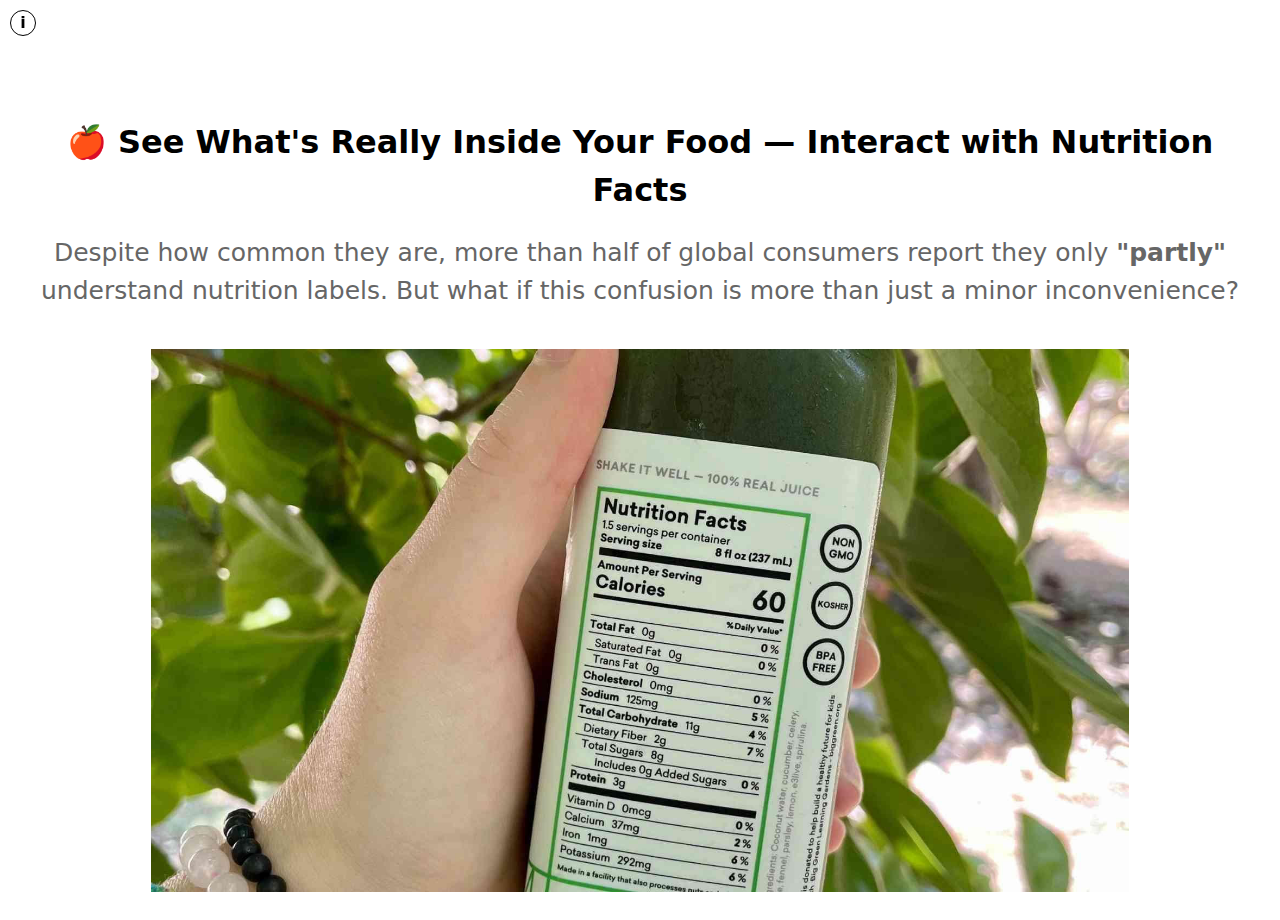
<file: index.html>
<!DOCTYPE html>
<html class="home" lang="en">
<head>
    <meta charset="UTF-8">
    <meta name="viewport" content="width=device-width, initial-scale=1.0">
    <title>Making Healthier Choices</title>
    <link rel="stylesheet" href="style.css">
    <link href="https://cdnjs.cloudflare.com/ajax/libs/font-awesome/6.0.0/css/all.min.css" rel="stylesheet">
    <link rel="icon" href="assets/chart_icon.svg" type="image/svg+xml">
</head>
<body>
    <div id="global-info">
      <span id="global-info-icon">i</span>
      <div id="global-info-tooltip">
        <p>Scroll up or down to explore the visualizations and insights on health data.</p>
        <p>The page indicator menu on the right helps track the current page you are on.</p>
        <p>Click "Read more" to navigate to the next page, or any dot in the menu to navigate to that page.</p>
      </div>
    </div>
    <div id="slider-container">
        <div class="slider-item">
          <span class="slider-label">Avg Daily Calories</span>
          <span class="slider-value">2000.00</span>
          <input type="range" id="slider-calories" min="0" max="36000" step="0.01" value="20000">
        </div>
        <div class="slider-item">
          <span class="slider-label">Avg METs</span>
          <span class="slider-value">0.00</span>
          <input type="range" id="slider-mets" min="0" max="30" step="0.01" value="0.00">
        </div>
        <div class="slider-item">
          <span class="slider-label">Avg HR</span>
          <span class="slider-value">40.00</span>
          <input type="range" id="slider-hr" min="40" max="100" step="0.01" value="0.00">
        </div>
        <div class="slider-item" id="slider-glucose-container">
          <span class="slider-label">Glucose Levels Range</span>
          <span class="slider-value">
            Range: <span id="slider-glucose-min-value">40.00</span> -
            <span id="slider-glucose-max-value">410.00</span>
          </span>
          <div class="range-slider">
            <div class="range-track"></div>
            <div class="range-thumb" id="thumb-min"></div>
            <div class="range-thumb" id="thumb-max"></div>
          </div>
        </div>
        <div class="slider-item">
          <span class="slider-label">BMI</span>
          <span class="slider-value">0.00</span>
          <!-- Here I've chosen 100 as an extreme but technically possible BMI -->
          <input type="range" id="slider-bmi" min="0" max="100" step="0.01" value="0.00">
        </div>
        <div class="slider-item">
            <span class="slider-label">Diabetes Group</span>
            <select id="slider-group">
              <option value="Healthy">Healthy</option>
              <option value="Pre-Diabetes">Pre-Diabetes</option>
              <option value="Type 2 Diabetes">Type 2 Diabetes</option>
            </select>
          </div>
      </div>
    <div id="snap-container">
      <section id="starter-page">
        <h1>🍎 See What's Really Inside Your Food — Interact with Nutrition Facts</h1>
        <h2>Despite how common they are, more than half of global consumers report they only <strong>"partly"</strong> understand nutrition labels. But what if this confusion is more than just a minor inconvenience?</h2>
        <img src="assets/juicelabel.jpg" alt="Juice Label" style="display: block; margin: 20px auto; max-width: 80%;">
      </section>
      <section id="dataset-info">
        <h1>🤔 Could your metabolic health be at risk? An introduction to our dataset.</h1>
        <p>Nutrition labels are more than just numbers—they directly impact your metabolic health. Currently, 1 in 3 adults has prediabetes, and most don't even realize it.</p>
        <div class="starter-container">
          <!-- Container for the SVG with the dot -->
          <div id="starter-svg-container"></div>
          <!-- Container for the SVG with the pie chart -->
          <!-- Container for the descriptive text -->
          <div id="starter-text">
            <p>
              This dot represents a  
              <span class="person">real person</span>—one participant in a 
              <a href="https://physionet.org/content/cgmacros/1.0.0/" target="_blank">study</a> tracking 45 individuals over 10 days. Each subject belongs to one of three metabolic health groups: 
              <span class="healthy">Healthy</span>, 
              <span class="prediabetic">Pre-Diabetic</span>, or 
              <span class="type2">Type 2 Diabetic</span>, with their daily activities, lab values, and metabolic data recorded.
              How do your nutritional choices and lifestyle compare?
            </p>
          </div>
        </div>
      </section>
      
      <section id="subjectcs1-page">
        <h1>Taking a look at a healthy subject</h1>
        <!--<h2>Eating fewer calories doesn't necessarily mean better metabolic health.</h2>-->
        <div class="subjectcs1-container">
          <!-- Container for the SVG with the dot -->
          <div id="dailyComparisonChartContainer"></div>
          <div id="subjectcs1-svg-container"></div>
          <!-- Container for the descriptive text -->
          <div id="subjectcs1-text">
            <p>
              This dot is one healthy subject from the study. The nutrition label to the right shows the macros for this subject, including 
              how many calories they consumed on this particular day, along with that day's total fat, total carbohydrates, protein, and dietary fiber.
              Take note of how the information is presented, in both %DV and in the proper units of measurement!
            </p>
          </div>
          
        </div>
      </section>


        <section id="visualization">
          <h2> 📊 Subject Data: Tracking Metabolic Health
          </h2>
          <div id="chart" class="chart-container"> <svg id="grid" width="1000" height="700"></svg> </div> 
          <p> 
            Over a 10-day study, 45 participants were monitored to track key health parameters, including continuous 
            glucose levels, macronutrient consumption, and heart rate. Each dot represents an individual subject, 
            grouped by their metabolic health status.  
            Hover over each dot to see a summary of the collected data. Learn more about the study  
            <a href="https://physionet.org/content/cgmacros/1.0.0/" target="_blank">here</a>.
          </p>
          <div id="nut-tooltip" class="tooltip" style="opacity: 0; position: absolute; display: none;"></div>
        </section>

        <section id="page-3">

        </section>
        
        
        <section id="page-2">
          <h2>Diabetics Consumed Fewer Calories on Average</h2>
          <h4></h4>
          <div id="sample-text-box">
            The graph below shows the <strong>average calories consumed for each subject or group over the 10-day period</strong>, depending on the selected view. Move the slider to compare your calorie consumption across the 10 days and see where your value falls. As you explore, remember that a lower calorie intake doesn't always equate to a healthier diet. It's crucial to understand all aspects of a nutrition label—such as fat, protein, and carbohydrate content—to make informed decisions about your diet and overall health. Learning to interpret these labels can help you focus on balanced nutrition rather than just reducing calories.
          </div>
          <div id="view-toggle">
            <input type="radio" id="swarm-view" name="view" value="swarm" checked>
            <label for="swarm-view">Individual View</label>
            <input type="radio" id="grouped-view" name="view" value="grouped">
            <label for="grouped-view">Grouped View</label>
          </div>
          <div id="axes-container"></div>
          <p>Notice that the previously highlighted subjects all appear on this graph! Try to find them based on the calorie statistics we provieded and see where they fall relative to the other individuals as well!</p>
        </section>


        <section id="label-interaction" style="margin: 0 auto; max-width: 1200px;">
          <h2>🔍 Explore a food label - Click on highlighted parts for more details.</h2>
          <div id="label-container" style="display: flex; align-items: flex-start; justify-content: center; margin-top: 20px;">
            
            <!-- Left column: Chipotle Bowl and Text in a fixed-width container -->
            <div id="chipotle-column" style="margin-right: 10px; text-align: center;">
              <div id="chipotle-container" style="display: inline-block; width: 700px;">
                <img src="assets/chipotle_bowl.png" alt="Chipotle Bowl" 
                     style="width: 100%; height: auto; display: block;">
                <div id="label-info" style="margin-top: 10px; width: 100%;"></div>
              </div>
            </div>
  
            <!-- Middle column: Nutrition Label -->
            <div id="label-svg-container" style="width: 280px;">
              <!-- Nutrition label content goes here -->
            </div>
          </div>
        </section>
        
        
        <section id="page-final">
          <h1>Moving Forward</h1>
          <p>Thank you for engaging with our visualization! Hopefully you have gotten the chance to interact with all of the health metric and macros visualizations and have learned something more about how to interpret nutrition labels and take the most away from them!</p>
          <p>Remember: nutrition labels are more than just numbers. They are critical for understanding healthy calorie intake, and by taking the time to learn more about them you have taken an important step in maintaining or improving your metabolic health, and by extension, your quality of life!</p>
        </section>
    </div>

    <div id="page-indicator"></div>
    <script src="https://d3js.org/d3.v7.min.js"></script>
    <script src="slider.js" type="module"></script>
    <script src="global.js" type="module"></script>
</body>
</html>
</file>
<file: style.css>
:root {
    --color-accent: #000000;  /* Define the color */
}
  
html, body {
    overflow: hidden;
    width: 100%;
    height: 100%;
    margin: 0;
    padding: 0;
}

a {
  position: relative;
  z-index: 10;
}

body {
    /* Set line height to 1.5 times the font size
        and use the OS’s UI font as the website font
        */
    font: 100%/1.5 system-ui; 
    max-width: 120ch; /* Set the maximum width of the body */
    margin-inline: auto;  /* Center the body */
    padding: 10px;  /* Add some padding around the body */
    accent-color: var(--color-accent); /* Set the accent color */
}

#snap-container {
    height: 100vh;
    overflow-y: scroll;
    overflow-x: hidden; /* Prevent horizontal scrolling */
    scroll-snap-type: y mandatory;
    scroll-behavior: smooth;
    margin: 0;
    padding: 0;
    -ms-overflow-style: none;  /* IE and Edge */
    scrollbar-width: none;     /* Firefox */
}

#axes-container {
  height: 500px; /* or another value that suits your design */
}

#snap-container::-webkit-scrollbar {
    display: none;  /* Chrome, Safari, Opera */
}

section {
  height: 100vh; /* Each section takes up the full viewport height */
  width: 100%;   /* Ensure it takes up the full width */
  display: flex;
  flex-direction: column;
  justify-content: center;
  align-items: left;
  scroll-snap-align: start;
  padding: 30px 0;
  border-bottom: 1px solid #eee;
  
}

/* Timeline spacing */
#timeline-container {
  margin: 30px 0;
  padding: 20px;
  background: #f8f9fa;
  border-radius: 8px;
}
h1 {
    font-size: 175%;
    text-align: center;
    padding-top: 50px;
}

p {
  font-size: 15px; /* Adjust the size as needed */
  white-space: normal;  /* Allow normal wrapping */
  word-break: normal;   /* Do not break words arbitrarily */
  overflow-wrap: normal;
  padding: 0 10px 0 5px;
  margin-bottom: 0;
}

.tooltip {
  position: absolute;
  text-align: center;
  width: auto;
  height: auto;
  padding: 8px;
  font: 12px sans-serif;
  background: lightsteelblue;
  border: 0;
  border-radius: 8px;
  pointer-events: none;
  opacity: 0;
  transition: opacity 0.2s ease;
  z-index: 2000;
  white-space: nowrap;
  max-width: none;
}

  
circle {
    transition: 200ms;
    transform-origin: center;
    transform-box: fill-box;
}

circle:hover {
    transform: scale(1.1);
}

.gridlines {
    color: #eaeaea
  }
  
#chipotle-column {
  display: flex;
  align-items: center; /* Aligns content in the center */
  gap: 5px; /* Adjusts horizontal spacing */
}

#label-interaction {
  margin: 60px auto !important;
  padding: 40px 0;
}
dl.info {
    display: grid;
    grid-template-columns: max-content 1fr;
    gap: 4px 12px; /* Adjust spacing between rows and columns */
    align-items: center;
    box-shadow: 0 4px 6px rgba(0, 0, 0, 0.1); /* Add shadow to make it look raised */
    padding: 1em; /* Add padding for better appearance */
    background-color: rgba(255, 255, 255, 0.8); /* Ensure background color is white */
    border-radius: 8px; /* Optional: Add border radius for rounded corners */
    backdrop-filter: blur(10px);
    transition-duration: 500ms;
    transition-property: opacity, visibility;
}

dl.info dt {
    font-weight: normal;  /* Make labels less prominent */
    color: #666; /* Slightly faded color for labels */
    margin: 0; /* Remove default margins */
}

dl.info dd {
    font-weight: bold; /* Make values stand out */
    color: #000; /* Darker text for emphasis */
    margin: 0; /* Remove default margins */
}

dl.info[hidden]:not(:hover, :focus-within) {
    opacity: 0;
    visibility: hidden;
}

.chart-container {
    position: relative;
    overflow: hidden;
    width: 100%;
    height: 80vh;  /* Use viewport units to scale height responsively */
    padding: 20px;
    box-sizing: border-box;
  }

#grid{
    background-color: #ffffff; /* Use any color you prefer */
    gap: 10px;
    margin: 20px auto;  /* Center horizontally */
    display: block;     /* Ensure the SVG is treated as a block element */
}

#view-toggle {
  margin-top: -10px; /* Adjust the value as needed */
}

#sample-text-box {
  margin-bottom: 40px;
  margin-top: -40px;
  font-size: 16px;
  color: 'black';
}

#visualization p {
  margin-top: -90px; /* Adjust value as needed */
  font-size: 16px;  
  text-align: center; 
}

#page-final {
  margin-top: 100px; 
  display: flex;
  flex-direction: column;
  justify-content: center;
  align-items: center;
  text-align: center;
  height: 100vh;
  padding: 20px;
  transform: translateY(-10%);
}


#page-final h1 {
  font-size: 1.75rem;
  font-weight: bold;
  margin-bottom: 10px; /* Spacing between title and subtitle */
}

#page-final h2 {
  font-size: 1.5rem;
  font-weight: normal;
}

h2 {
  margin-bottom: 5px; /* Adjust this value as needed */
  margin-top: 10px;
  font-size: 1.4rem;
}

#page-2 h2 {
  margin-bottom: 20px;
}


h3 {
  margin-top: 0px; /* Adjust this value as needed */
  font-weight: 400;
}


#glrange-container {
    position: relative;
    overflow: hidden;
    width: 100%;
    height: 80vh; /* Use a responsive height */
    padding: 10px;
    box-sizing: border-box;
    /* border: 1px solid red;  (keep temporarily for debugging) */
  }
  #page-5 p {
    font-size: 14.5px; /* Smaller font size */
    margin: 0; /* Remove default margins */
    padding: 0 0 10px 0; /* Add padding only to the bottom (10px) */
    line-height: 1.4; /* Adjust line height for better readability */
  }
  #slider-container {
    position: absolute;
    top: 20px;
    right: 20px;
    background: #fff;
    border: 1px solid rgba(255, 255, 255, 0.2);
    padding: 10px;
    z-index: 1000;
    }
  
  /* Each slider item arranged vertically */
  .slider-item {
    display: flex;
    align-items: center;
    margin-bottom: 10px;
  }
  
  /* Label and value styles */
  .slider-label {
    width: 130px; /* Adjust width as needed */
    font-size: 14px;
    margin-right: 5px;
    font-weight: bold;
  }
  
  .slider-value {
    width: 50px;
    text-align: right;
    font-size: 14px;
    margin-right: 10px;
  }
  
  /* Style the range input */
  input[type="range"] {
    flex: 1;
    -webkit-appearance: none;
    width: 100%;
    height: 6px;
    background: #ddd;
    border-radius: 3px;
    outline: none;
  }
  
  /* Green track for Webkit */
  input[type="range"]::-webkit-slider-runnable-track {
    height: 6px;
    background: rgb(0, 0, 0);
    border-radius: 3px;
  }
  
  /* Green track for Firefox */
  input[type="range"]::-moz-range-track {
    height: 6px;
    background: rgb(0, 0, 0);
    border-radius: 3px;
  }
  
  /* Slider thumb styles (optional customization) */
  input[type="range"]::-webkit-slider-thumb {
    -webkit-appearance: none;
    appearance: none;
    width: 16px;
    height: 16px;
    border-radius: 50%;
    background: rgb(0, 0, 0);
    cursor: pointer;
    margin-top: -5px; /* to center the thumb on the track */
  }
  input[type="range"]::-moz-range-thumb {
    width: 16px;
    height: 16px;
    border-radius: 50%;
    background: rgb(0, 0, 0);
    cursor: pointer;
  }

  #page-indicator {
    position: fixed;
    top: 50%;
    right: 20px;
    transform: translateY(-50%);
    display: flex;
    flex-direction: column;
    gap: 10px;
    z-index: 1000;
}

.indicator-dot {
    width: 10px;
    height: 10px;
    border-radius: 50%;
    background-color: gray;
    opacity: 0.5;
    transition: opacity 0.2s ease;
}

.indicator-dot.active {
    background-color: rgb(0, 0, 0); /* or any highlight color */
    opacity: 1;
}

.range-slider {
  position: relative;
  height: 6px;
  background: #ddd;
  margin: 15px 0;
  padding: 0 30px;  /* Adjust this value as needed */
  box-sizing: border-box;
}
.range-track {
  position: absolute;
  height: 100%;
  background: #000000; /* or any color you prefer for the selected range */
  left: 0;
  width: 0;
}
.range-thumb {
  position: absolute;
  top: -7px; /* centers the thumb vertically */
  width: 20px;
  height: 20px;
  background: black;
  border-radius: 50%;
  cursor: pointer;
  user-select: none;
}

#thumb-min, #thumb-max {
  transform: translateX(-50%);
}

/* Parent container styling for organizing charts */
#macroPieChartContainer {
  display: flex;
  width: 100%;
  flex-wrap: wrap;         /* Allow charts to wrap on smaller screens */
  justify-content: center; /* Center the charts */
  margin-bottom: 0;
  height:auto;
}

/* Chart container with percentage-based sizing */
#macroPieChartContainer .chart-container {
  flex: 1 1 30%;           /* Grow and shrink with a base width of 33% */
  text-align: center;
  max-width: 30%;          /* Limit each chart to 33% of the container's width */
  box-sizing: border-box;  /* Include padding and borders in the width calculation */
  padding: 0;           /* Optional: adjust spacing between charts */
}
#macroPieChartContainer .chart-container svg {
  width: 100%;             /* Make SVG fill the container */
  height: auto;            /* Allow height to adjust proportionally */
  margin: 0;               /* Remove default margin */
  padding: 0;              /* Remove default padding */
}
#page-3 p {
  margin: 0 ;
  padding: 0 ;
}
/* Global Info Container */
#global-info {
  position: fixed;
  top: 10px;
  left: 10px;
  z-index: 9999;
}

/* Global Info Icon: white circle with black border */
#global-info-icon {
  display: inline-flex;
  justify-content: center;
  align-items: center;
  width: 24px;
  height: 24px;
  border-radius: 50%;
  background: white;
  border: 1px solid black;
  font-weight: bold;
  font-size: 16px;
  color: black;
  cursor: pointer;
}

/* Global Info Tooltip */
#global-info-tooltip {
  display: none;             /* hidden by default */
  position: fixed;
  top: 60px;
  left: 10px;
  box-sizing: border-box;
  width: fit-content;        /* Only as wide as needed */
  max-width: 300px;          /* Cap at 300px */
  background: rgba(255,255,255,0.9);
  border: 1px solid black;
  padding: 10px;
  border-radius: 5px;
  font-size: 14px;
  box-shadow: 0 0 6px rgba(0,0,0,0.2);
  z-index: 9999;
  color: black;
  text-align: left;
  white-space: normal;
  cursor: pointer;
}

/* Optional: adjust p margins if needed */
#global-info-tooltip p { 
  margin: 0 0 2px 0; 
}

/* Show the tooltip when hovering over the whole global-info container */
#global-info:hover #global-info-tooltip {
  display: block;
}


/* Make the page a vertical flex container */
#starter-page {
  display: flex;
  flex-direction: column;
  align-items: center;
  justify-content: center;
  min-height: 100vh;  /* full viewport height */
  text-align: center;
  gap: 20px; /* space between title and container */
}

/* Style the title normally */
#starter-page h1 {
  margin: 0;
  font-size: 2em;  /* adjust as needed */
}

/* Style the title normally */
#starter-page h2 {
  margin: 0;
  font-weight: normal;
  font-size: 25px;
  color: #666;
}


/* Flex container for the dot and text */
.starter-container {
  display: flex;
  align-items: center;
  justify-content: center;
  gap: 20px; /* space between the dot and text */
  width: 100%;
  padding: 20px;
}

/* Container for the SVG remains with fixed dimensions */
#starter-svg-container {
  width: 400px;
  height: 500px;
}

/* Text container style */
#starter-text {
  flex: 1;
  color: #333;
}

#starter-text p {
  font-size: 25px;
  color: #666;
}

.person, .healthy, .prediabetic, .type2 {
  font-weight: 600;
}

/* Color classes */
.healthy {
  color: #2C7BB6;
}

.prediabetic {
  color: #FDB863;
}

.type2 {
  color: #D7191C;
}

.person {
  color: #333;
}

h2 {
  margin-bottom: 0px;
}

.subjectcs1-container {
  display: flex;
  flex-direction: row;      /* arrange children side by side */
  align-items: center;      /* vertically center them */
  justify-content: center;  /* center the layout horizontally */
  gap: 20px;                /* optional spacing between the dot and pie chart */
}

#subjectcs1-svg-container {
  display: flex;
  flex-direction: column;
  justify-content: center;
  align-items: center;
  margin: 0 auto;
  width: 100%;
}

#subjectcs1-text {
  display: block; /* Ensures it behaves as a block element */
  width: 80vw; /* 80% of the viewport width */
  max-width: 700px; /* Prevents it from getting too large */
  margin: 0 auto; /* Centers it */
  padding: 10px; /* Keeps some spacing inside */
  text-align: center; /* Centers text inside */
  overflow: visible; /* Ensures no weird clipping */
  white-space: normal; /* Ensures text wraps properly */
  font-size: 50px;
}

#subjectcs1-text p {
  font-size: 20px;
  color: #666;
}


/* Add to your style.css */
#cs1-flex-container {
  display: flex;
  flex-direction: row;
  justify-content: space-between;
  align-items: flex-start;
  width: 100%;
}
#cs1-left-container {
  flex: 3;
  padding: 10px;
}
#cs1-right-container {
  flex: 1;
  padding: 10px;
}

/* Make the page a vertical flex container */
#dataset-info {
  display: flex;
  flex-direction: column;
  justify-content: center;
  min-height: 100vh;  /* full viewport height */
  gap: 0px; /* space between title and container */
}


#dataset-info p {
  font-size: 25px;
  color: #666;
}

div#cs1-right-container {
  width: 300px !important; /* Adjust width to fit content */
  height: auto !important; /* Let height adjust dynamically */
  max-width: 100%; /* Ensure responsiveness */
  display: flex; /* Helps align the SVG inside */
  justify-content: center; /* Center content inside */
  align-items: center;
  padding: 10px; /* Add some spacing */
}

svg#subject1cs-svg {
  width: 200px !important;  /* Force smaller width */
  height: 200px !important; /* Force smaller height */
  max-width: 100%; /* Prevents it from overflowing */
  display: block;
  margin: auto;
}
</file>
